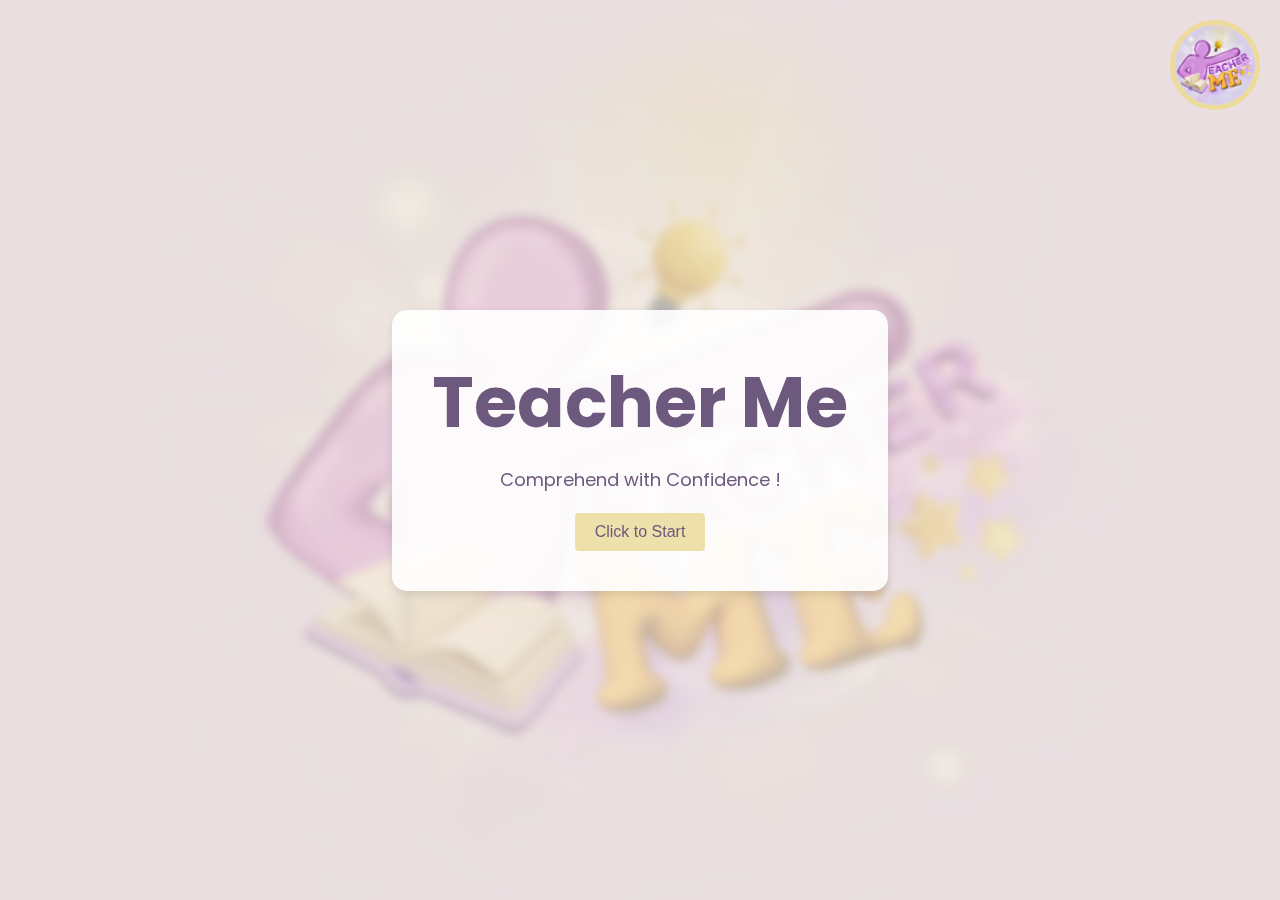
<file: index.html>
<!DOCTYPE html>
<html lang="en">
<head>
  <meta charset="UTF-8">
  <meta name="viewport" content="width=device-width, initial-scale=1.0">
  <title>Teacher Me</title>
  <link rel="stylesheet" href="styles.css">
  <link href="https://fonts.googleapis.com/css2?family=Poppins:wght@400;600&display=swap" rel="stylesheet">
</head>
<body>
  <!-- Homepage -->
  <div class="homepage">
    <div class="logo">
      <img src="logo2.jpg" alt="Teacher Me Logo">
    </div>
    <div class="content">
      <h1 style="color: #6c597d; font-size: 70px; text-align:center;">Teacher Me</h1>
      <p class="tagline" style="text-align: center;">Comprehend with Confidence !</p>
      <button onclick="location.href='info.html'" style="text-align: center;">Click to Start</button>
    </div>
  </div>
</body>
</html>
</file>
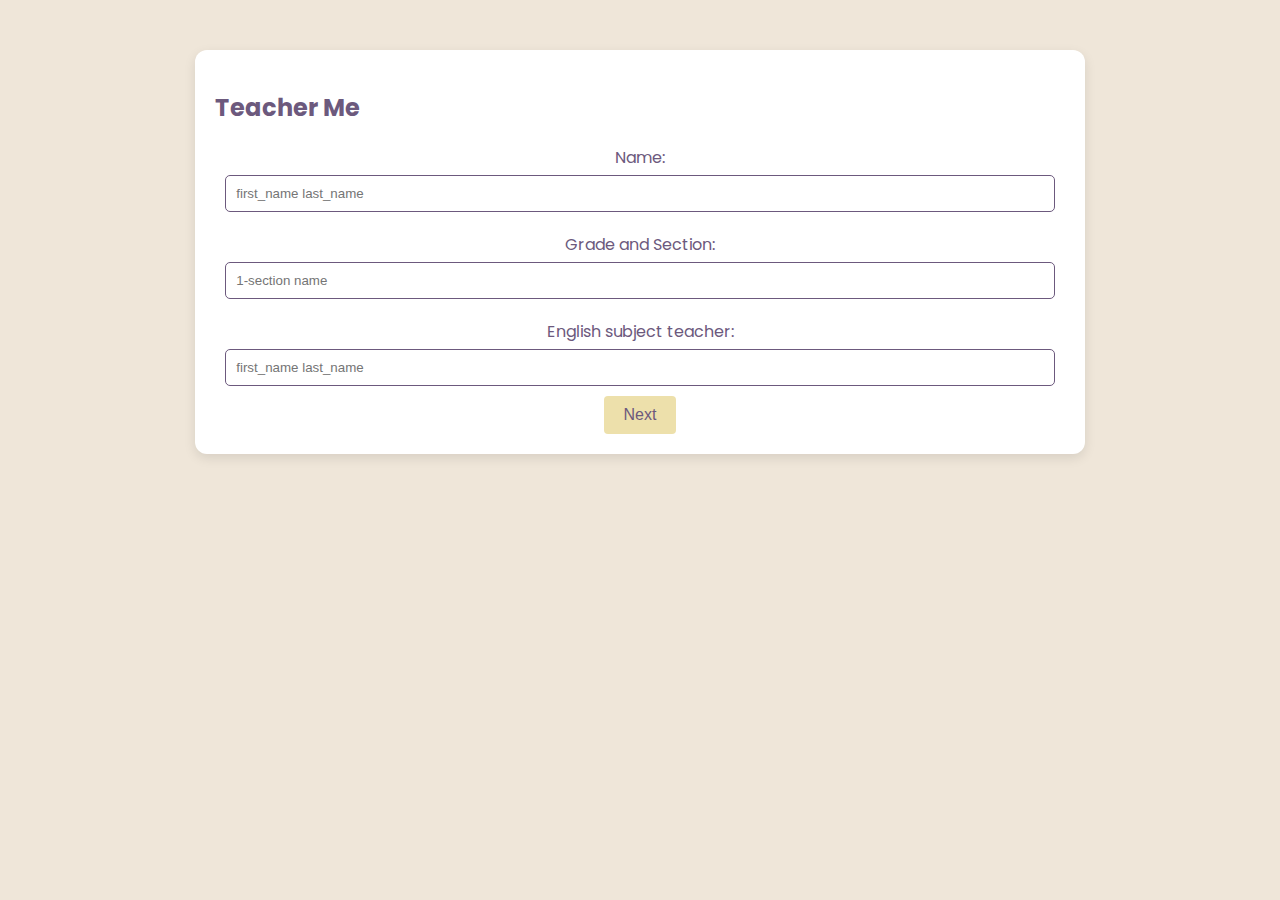
<file: info.html>
<!DOCTYPE html>
<html lang="en">

<head>
    <meta charset="UTF-8">
    <meta name="viewport" content="width=device-width, initial-scale=1.0">
    <title>Teacher Me - Test</title>
    <link rel="stylesheet" href="styles.css">
    <link href="https://fonts.googleapis.com/css2?family=Poppins:wght@400;600&display=swap" rel="stylesheet">
</head>

<body>
    <div class="container">
        <h2 style="text-align: left;">Teacher Me</h2>
        <form id="studentForm">
            <label for="name">Name:</label>
            <input type="text" id="name" name="name" required placeholder="first_name last_name">
            <label for="grade">Grade and Section:</label>
            <input type="text" id="grade" name="grade" required placeholder="1-section name">
            <label for="teacher">English subject teacher:</label>
            <input type="text" id="teacher" name="teacher" required  placeholder="first_name last_name">

            <!-- Error Message -->
            <p class="error-message" id="error-message">Please fill out all fields before proceeding.</p>
            <!-- Next Button -->
            <button type="button" onclick="validateAndProceed()">Next</button>
            </form>
            </div>
            
            <script>
                // Function to validate and proceed
                function validateAndProceed() {
                    const name = document.getElementById("name").value.trim();
                    const grade = document.getElementById("grade").value.trim();
                    const teacher = document.getElementById("teacher").value.trim();

                    // Check if all fields are filled
                    if (name === "" || grade === "" || teacher === "") {
                        // Show error message
                        document.getElementById("error-message").style.display = "block";
                    } else {
                        // Save information to localStorage (optional)
                        localStorage.setItem("studentName", name);
                        localStorage.setItem("studentGrade", grade);
                        localStorage.setItem("studentTeacher", teacher);

                        // Redirect to the next page
                        window.location.href = "questions1.html"}
                    }
            </script>
            </body>
            </html>
</file>
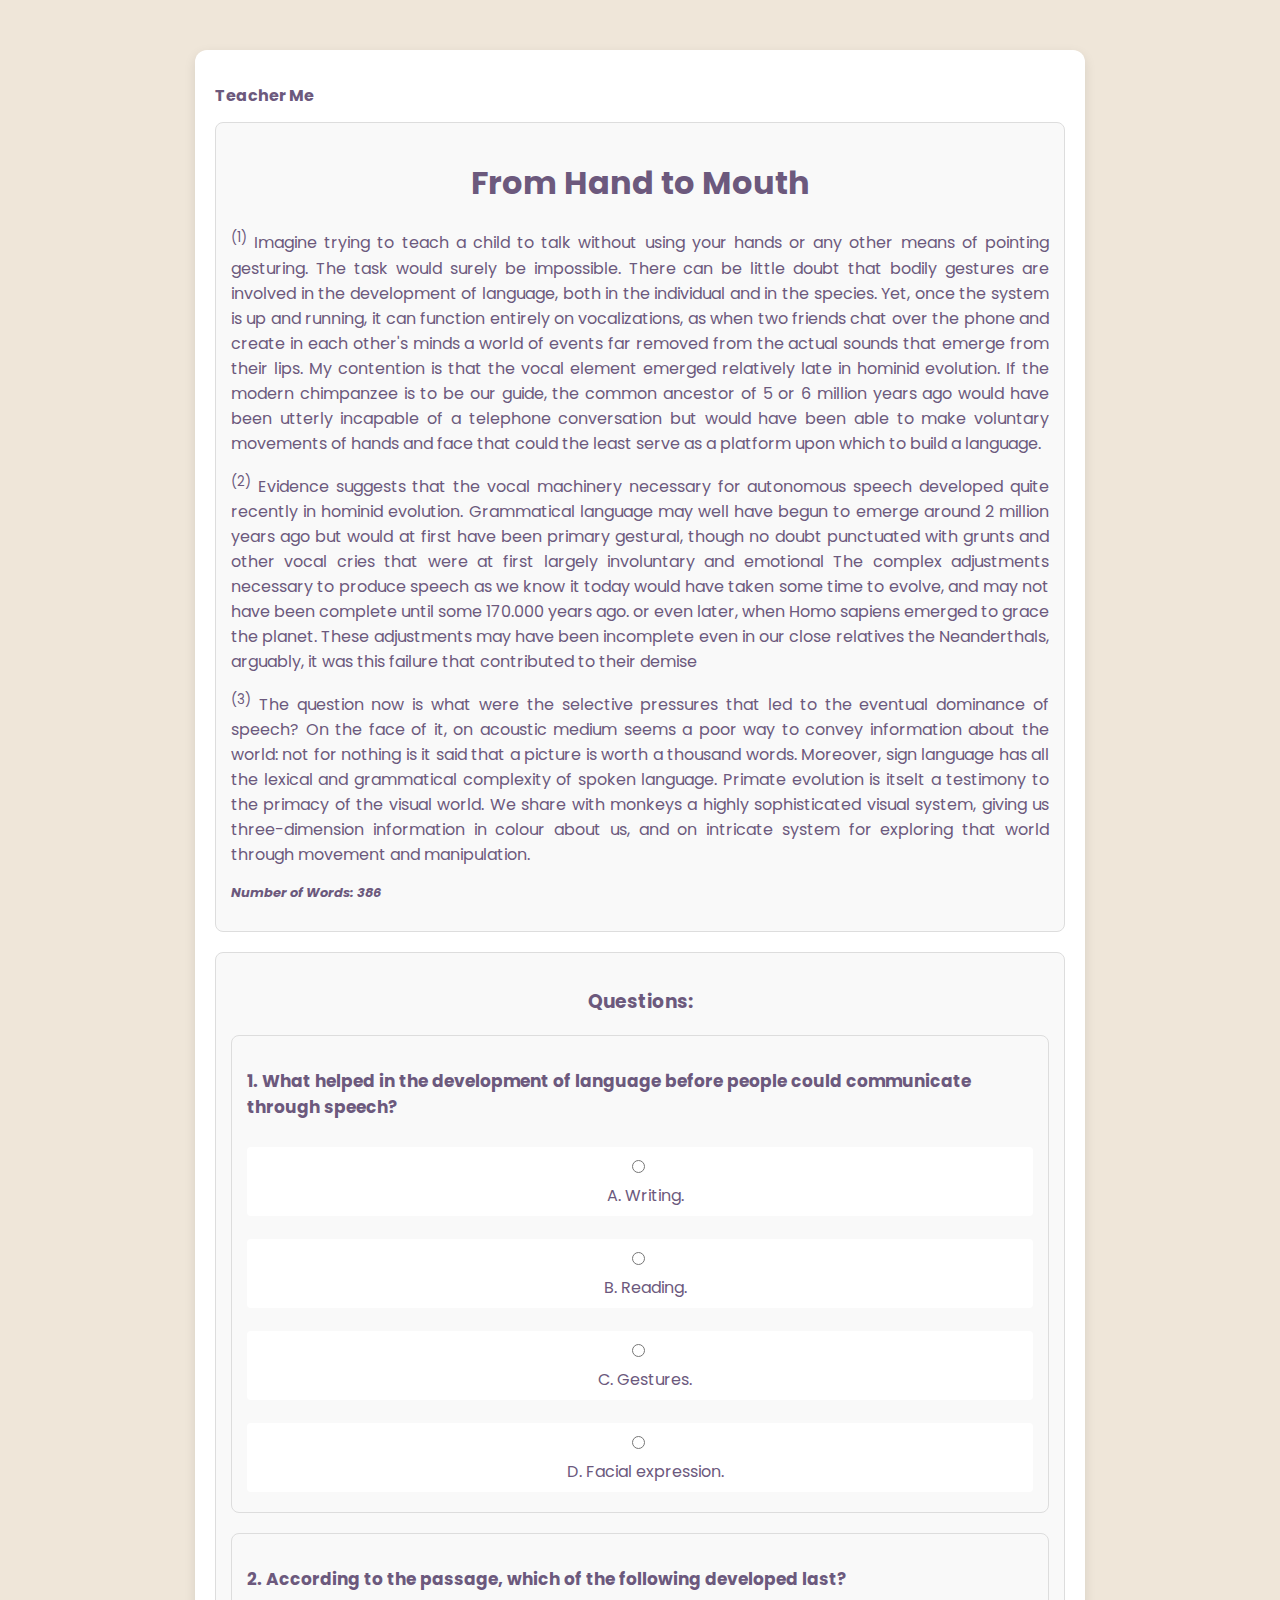
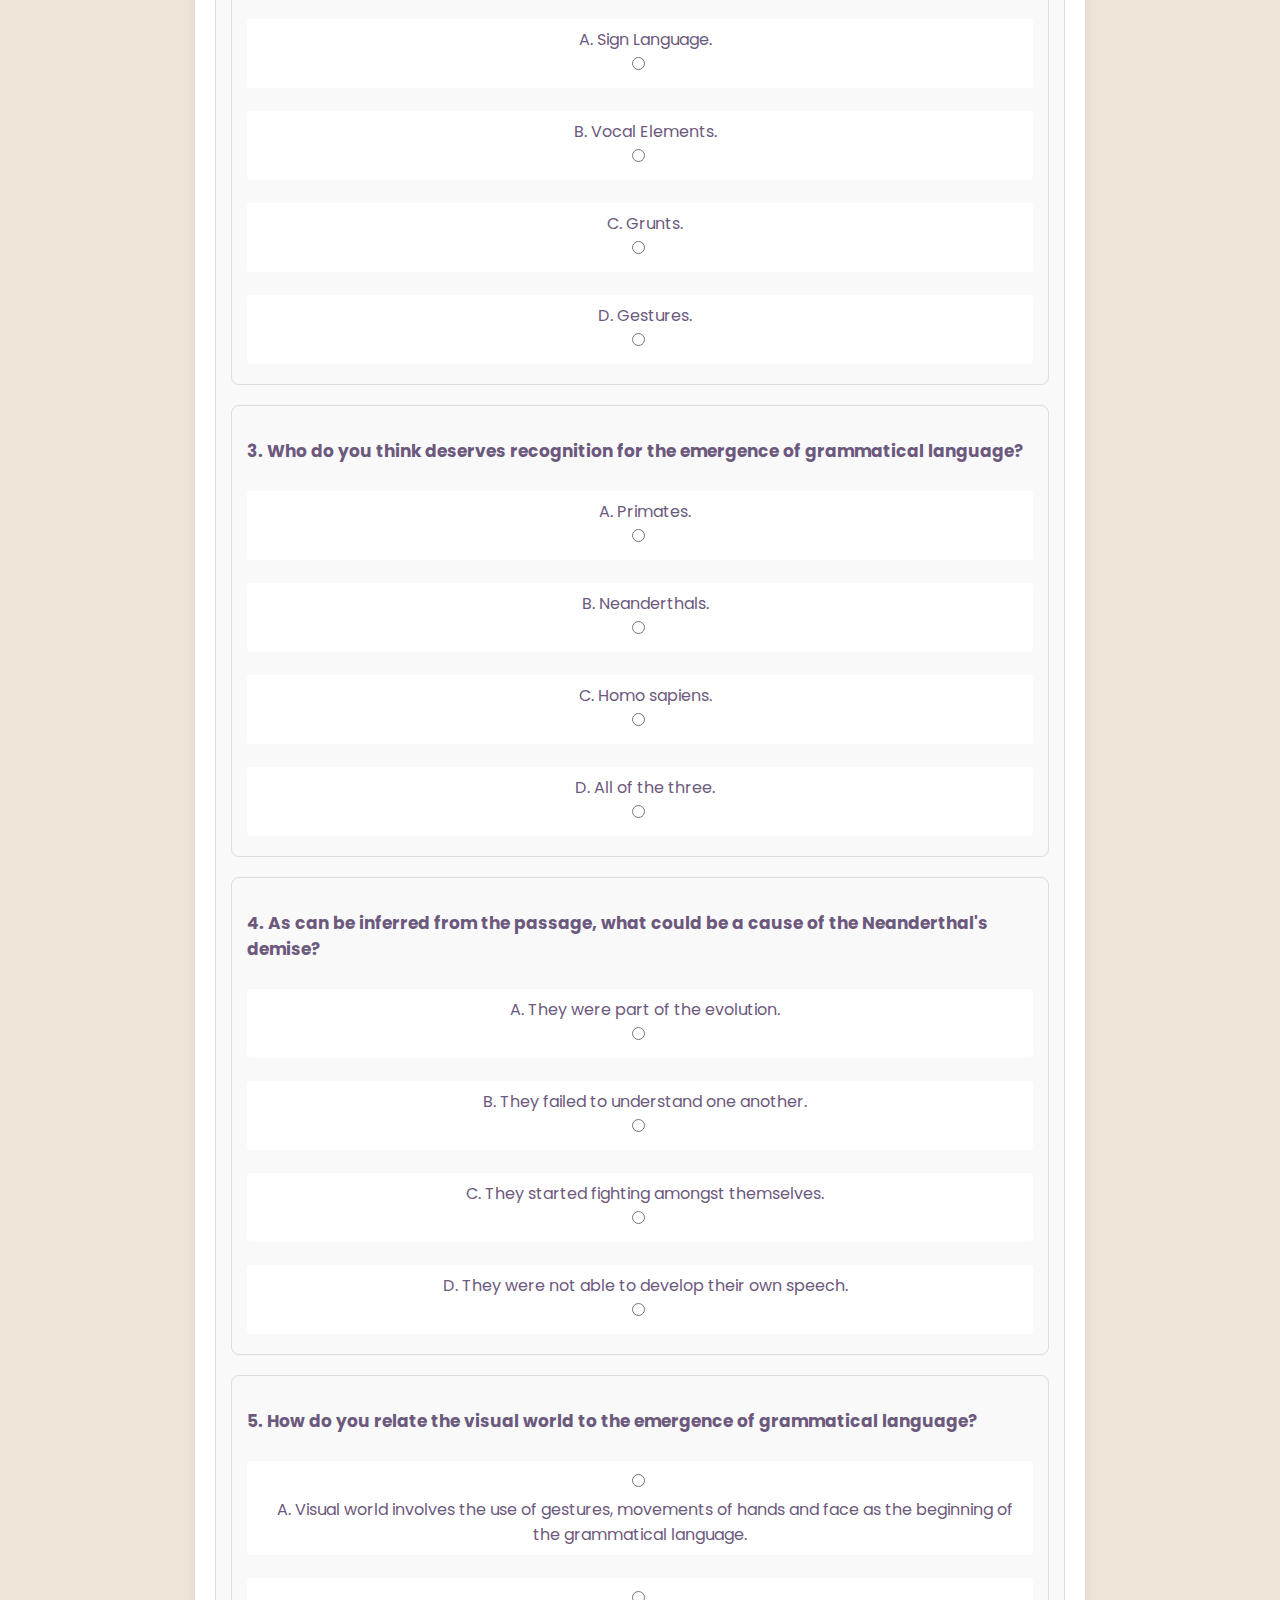
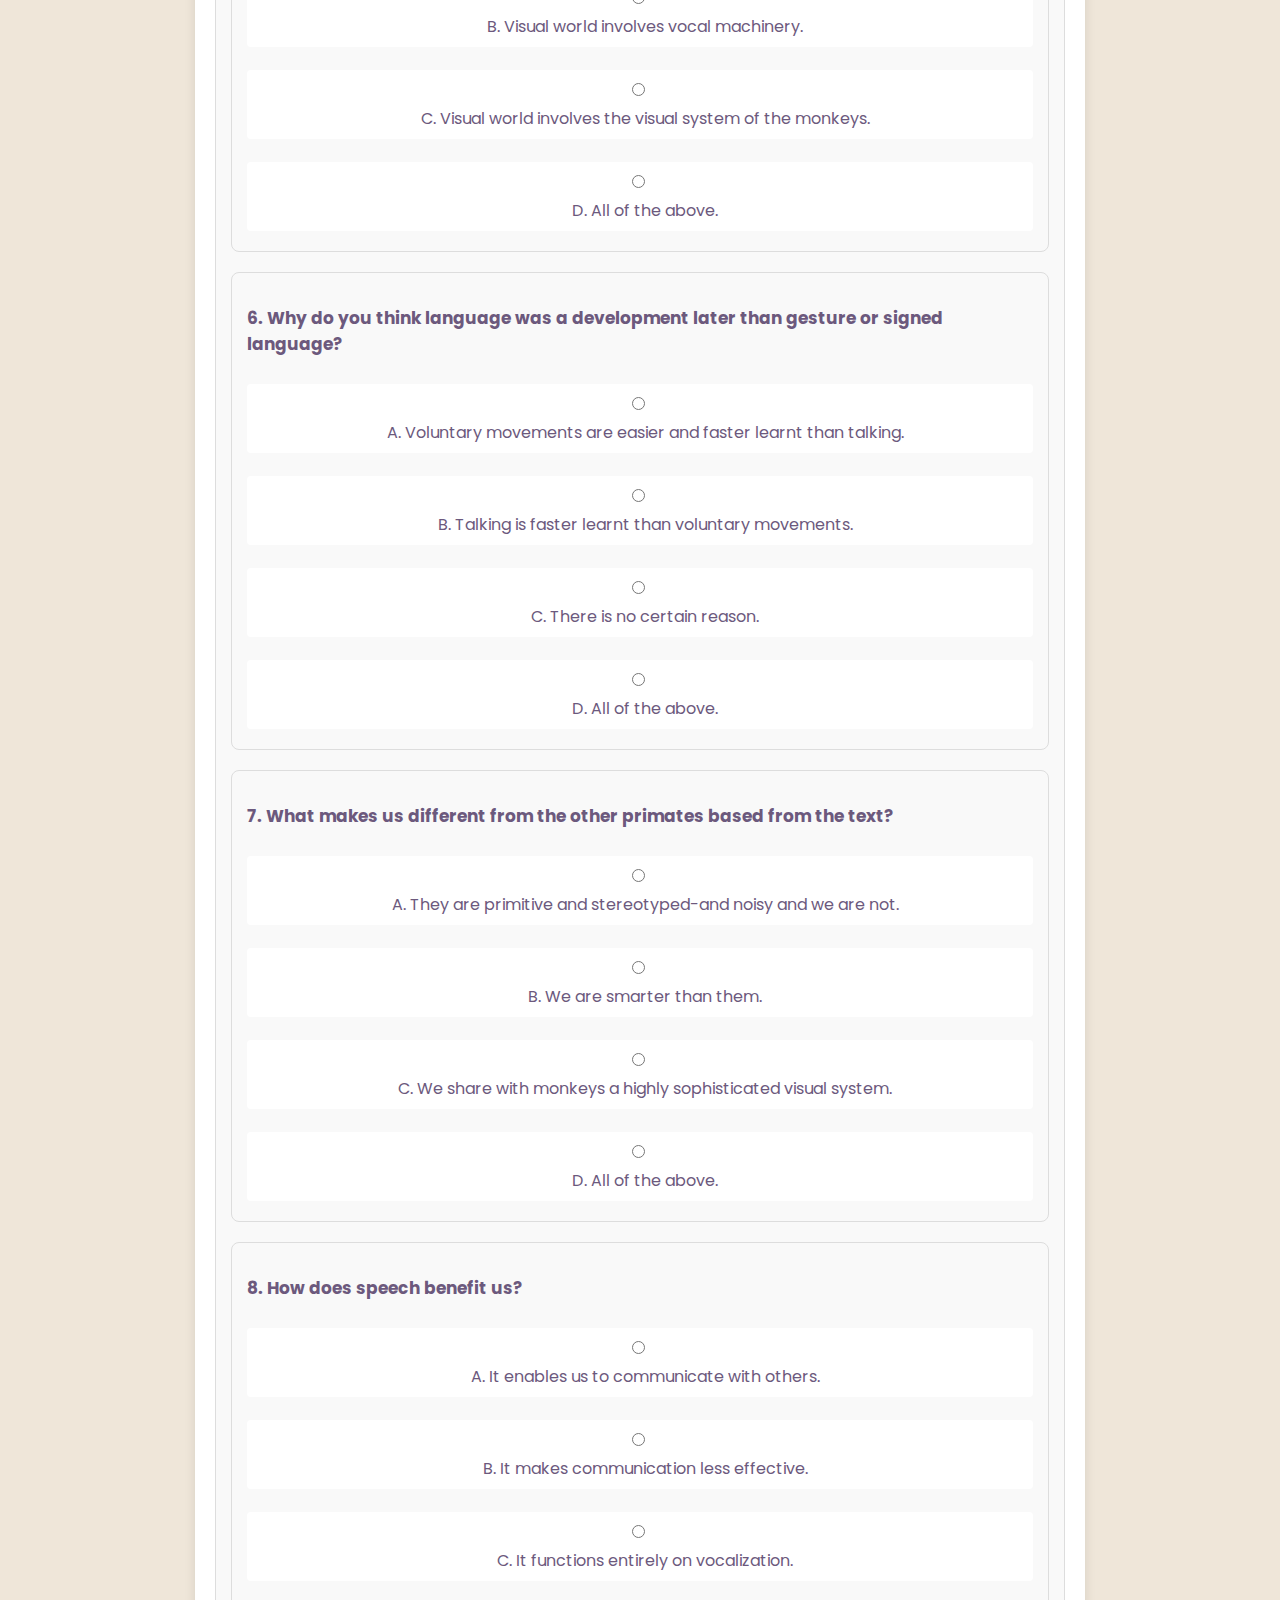
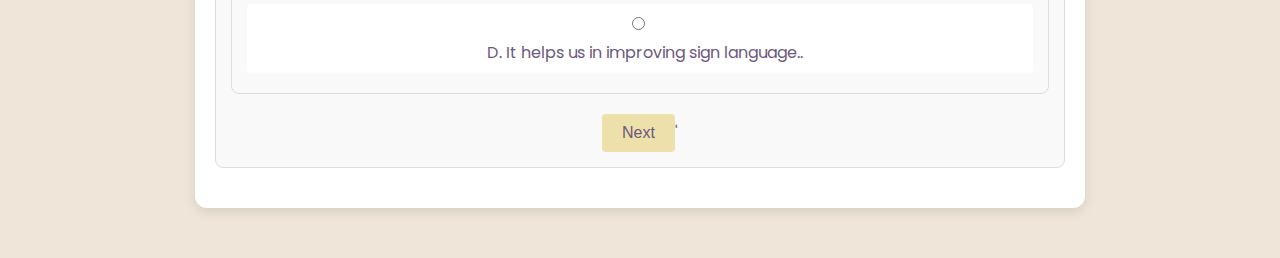
<file: questions1.html>
<!DOCTYPE html>
<html lang="en">

<head>
    <meta charset="UTF-8">
    <meta name="viewport" content="width=device-width, initial-scale=1.0">
    <title>Teacher Me - Questions</title>
    <link rel="stylesheet" href="styles.css">
    <link href="https://fonts.googleapis.com/css2?family=Poppins:wght@400;600&display=swap" rel="stylesheet">
    <style>
        
        /* Your CSS Styles */
        .error-message {
            color: #ff0000;
            font-size: 14px;
            margin-top: 10px;
            display: none;
        }

        .unanswered {
            border: 2px solid #ff0000;
            /* Red border for unanswered questions */
            padding: 10px;
            border-radius: 4px;
        }

        button {
            padding: 10px 20px;
            background-color: #ede0ab;
            color: #6C597D;
            border: none;
            border-radius: 4px;
            font-size: 16px;
            cursor: pointer;
        }

        button:disabled {
            background-color: #ccc;
            cursor: not-allowed;
        }
    </style>
</head>

<body>
    <div class="container">
        <h2 style="font-size:medium; font-family: 'Poppins', sans-serif; text-align:left;">Teacher Me</h2>
        <div class="passage">
            <h1 style="text-align: center;">From Hand to Mouth</h1>
            <p style="text-align: justify;">
                <sup style="font-family: 'Poppins', sans-serif;" >(1)</sup> Imagine trying to teach a child to talk without using your hands or any other means of
                pointing gesturing. The task
                would surely be impossible. There can be little doubt that bodily gestures are involved in the
                development of language,
                both in the individual and in the species. Yet, once the system is up and running, it can function
                entirely on
                vocalizations, as when two friends chat over the phone and create in each other's minds a world of
                events far removed
                from the actual sounds that emerge from their lips. My contention is that the vocal element emerged
                relatively late in
                hominid evolution. If the modern chimpanzee is to be our guide, the common ancestor of 5 or 6 million
                years ago would
                have been utterly incapable of a telephone conversation but would have been able to make voluntary
                movements of hands
                and face that could the least serve as a platform upon which to build a language.
            </p>
            <p style="text-align: justify;">
                <sup style="font-family: 'Poppins', sans-serif;">(2)</sup> Evidence suggests that the vocal machinery necessary for autonomous speech developed
                quite recently in hominid
                evolution. Grammatical language may well have begun to emerge around 2 million years ago but would at
                first have
                been primary gestural, though no doubt punctuated with grunts and other vocal cries that were at first
                largely
                involuntary and emotional The complex adjustments necessary to produce speech as we know it today would
                have taken some time to
                evolve, and may not have been complete until some 170.000 years ago. or even later, when Homo sapiens
                emerged to
                grace the planet. These adjustments may have been incomplete even in our close relatives the
                Neanderthals, arguably, it
                was this failure that contributed to their demise
            </p>
            <p style="text-align: justify;">
                <sup style>(3)</sup> The question now is what were the selective pressures that led to the eventual
                dominance of speech? On the face of it, on acoustic medium seems a poor way to convey information about
                the world: not for nothing is it said that a
                picture is worth a thousand words. Moreover, sign language has all the lexical and grammatical
                complexity of spoken
                language. Primate evolution is itselt a testimony to the primacy of the visual world. We share with
                monkeys a highly
                sophisticated visual system, giving us three-dimension information in colour about us, and on intricate
                system for exploring that
                world through movement and manipulation.
            </p>
            <p style="font-size: small; text-align: left;"><b><i>Number of Words: 386 </i></b></p>
        </div>

        <div class="questions">
            <h3>Questions:</h3>
            <form id="testForm">
                <!-- Question 1 -->
                <div class="question-container" id="q1-container">
                    <div class="question">
                        <p>1. What helped in the development of language before people could communicate through speech?
                        </p>
                    </div>
                    <div class="options">
                        <label class="option">
                            <input type="radio" name="q1" value="A">
                            <span class="option-text">A. Writing.</span>
                        </label>
                        <label class="option">
                            <input type="radio" name="q1" value="B">
                            <span class="option-text">B. Reading.</span>
                        </label>
                        <label class="option">
                            <input type="radio" name="q1" value="C">
                            <span class="option-text">C. Gestures.</span>
                        </label>
                        <label class="option">
                            <input type="radio" name="q1" value="D">
                            <span class="option-text">D. Facial expression.</span>
                        </label>
                    </div>
                </div>

                <!-- Repeat for other questions (Q2 to Q8) -->
                <!-- Question 2 -->
                <div class="question-container" id="q2-container">
                    <div class="question">
                        <p> 2. According to the passage, which of the following developed last?</p>
                    </div>
                    <div class="options">
                        <label class="option">
                            <span class="option-text">A. Sign Language.</span>
                            <input type="radio" name="q2" value="A">
                
                        </label>
                        <label class="option">
                            <span class="option-text">B. Vocal Elements.</span>
                            <input type="radio" name="q2" value="B">
                
                        </label>
                        <label class="option">
                            <span class="option-text">C. Grunts.</span>
                            <input type="radio" name="q2" value="C">
                
                        </label>
                        <label class="option">
                            <span class="option-text">D. Gestures.</span>
                            <input type="radio" name="q2" value="D">
                
                        </label>
                    </div>
                </div>

                <!-- Question 3 -->
                <div class="question-container" id="q3-container">
                    <div class="question">
                        <p>3. Who do you think deserves recognition for the emergence of grammatical language?</p>
                    </div>
                    <div class="options">
                        <label class="option">
                            <span class="option-text">A. Primates.</span>
                            <input type="radio" name="q3" value="A">
                
                        </label>
                        <label class="option">
                            <span class="option-text">B. Neanderthals.</span>
                            <input type="radio" name="q3" value="B">
                
                        </label>
                        <label class="option">
                            <span class="option-text">C. Homo sapiens.</span>
                            <input type="radio" name="q3" value="C">
                
                        </label>
                        <label class="option">
                            <span class="option-text">D. All of the three.</span>
                            <input type="radio" name="q3" value="D">
                
                        </label>
                    </div>
                </div>

                <!-- Question 4 -->
                <div class="question-container" id="q4-container">
                    <div class="question">
                        <p>4. As can be inferred from the passage, what could be a cause of the Neanderthal's demise?</p>
                    </div>
                    <div class="options">
                        <label class="option">
                            <span class="option-text">A. They were part of the evolution.</span>
                            <input type="radio" name="q4" value="A">
                
                        </label>
                        <label class="option">
                            <span class="option-text">B. They failed to understand one another.</span>
                            <input type="radio" name="q4" value="B">
                
                        </label>
                        <label class="option">
                            <span class="option-text">C. They started fighting amongst themselves.</span>
                            <input type="radio" name="q4" value="C">
                
                        </label>
                        <label class="option">
                            <span class="option-text">D. They were not able to develop their own speech.</span>
                            <input type="radio" name="q4" value="D">
                
                        </label>
                    </div>
                </div>

                <!-- Question 5 -->
                <div class="question-container" id="q5-container">
                    <div class="question">
                        <p>5. How do you relate the visual world to the emergence of grammatical language?</p>
                    </div>
                    <div class="options">
                        <label class="option">
                            <input type="radio" name="q5" value="A">
                            <span class="option-text">A. Visual world involves the use of gestures, movements of hands and face as the
                                beginning of the grammatical language.</span>
                        </label>
                        <label class="option">
                            <input type="radio" name="q5" value="B">
                            <span class="option-text">B. Visual world involves vocal machinery.</span>
                        </label>
                        <label class="option">
                            <input type="radio" name="q5" value="C">
                            <span class="option-text">C. Visual world involves the visual system of the monkeys.</span>
                        </label>
                        <label class="option">
                            <input type="radio" name="q5" value="D">
                            <span class="option-text">D. All of the above.</span>
                        </label>
                    </div>
                </div>

                <!-- Question 6 -->
                <div class="question-container" id="q6-container">
                    <div class="question">
                        <p>6. Why do you think language was a development later than gesture or signed language?</p>
                    </div>
                    <div class="options">
                        <label class="option">
                            <input type="radio" name="q6" value="A">
                            <span class="option-text">A. Voluntary movements are easier and faster learnt than talking.</span>
                        </label>
                        <label class="option">
                            <input type="radio" name="q6" value="B">
                            <span class="option-text">B. Talking is faster learnt than voluntary movements.</span>
                        </label>
                        <label class="option">
                            <input type="radio" name="q6" value="C">
                            <span class="option-text">C. There is no certain reason.</span>
                        </label>
                        <label class="option">
                            <input type="radio" name="q6" value="D">
                            <span class="option-text">D. All of the above.</span>
                        </label>
                    </div>
                </div>

                <!-- Question 7 -->
                <div class="question-container" id="q7-container">
                    <div class="question">
                        <p>7. What makes us different from the other primates based from the text?</p>
                    </div>
                    <div class="options">
                        <label class="option">
                            <input type="radio" name="q7" value="A">
                            <span class="option-text">A. They are primitive and stereotyped-and noisy and we are not.</span>
                        </label>
                        <label class="option">
                            <input type="radio" name="q7" value="B">
                            <span class="option-text">B. We are smarter than them.</span>
                        </label>
                        <label class="option">
                            <input type="radio" name="q7" value="C">
                            <span class="option-text">C. We share with monkeys a highly sophisticated visual system.</span>
                        </label>
                        <label class="option">
                            <input type="radio" name="q7" value="D">
                            <span class="option-text">D. All of the above.</span>
                        </label>
                    </div>
                </div>

                <!-- Question 8 -->
                <div class="question-container" id="q8-container">
                    <div class="question">
                        <p>8. How does speech benefit us?</p>
                    </div>
                    <div class="options">
                        <label class="option">
                            <input type="radio" name="q8" value="A">
                            <span class="option-text">A. It enables us to communicate with others.</span>
                        </label>
                        <label class="option">
                            <input type="radio" name="q8" value="B">
                            <span class="option-text">B. It makes communication less effective.</span>
                        </label>
                        <label class="option">
                            <input type="radio" name="q8" value="C">
                            <span class="option-text">C. It functions entirely on vocalization.</span>
                        </label>
                        <label class="option">
                            <input type="radio" name="q8" value="D">
                            <span class="option-text">D. It helps us in improving sign language..</span>
                        </label>
                    </div>
                </div>


        <!-- Next Button -->  
                <button type="button" onclick="validateAndProceed()">Next</button>'
            </form>
        </div>

        <!-- Error Message -->
        <p class="error-message" id="error-message">Please answer all questions before proceeding.</p>
    </div>

    <script>
        // Function to validate and proceed
        function validateAndProceed() {
            const questionContainers = document.querySelectorAll('.question-container');
            let allAnswered = true;

            // Reset all borders and error message
            questionContainers.forEach(container => {
                container.classList.remove('unanswered');
            });
            document.getElementById("error-message").style.display = "none";

            // Check if all questions are answered
            questionContainers.forEach(container => {
                const questionName = container.id.replace("-container", ""); // e.g., "q1"
                const selectedAnswer = document.querySelector(`input[name="${questionName}"]:checked`);
                if (!selectedAnswer) {
                    allAnswered = false;
                    container.classList.add('unanswered'); // Highlight unanswered question
                }
            });
            if (allAnswered) {


                // Save answers to localStorage
                questionContainers.forEach(container => {
                    const questionName = container.id.replace("-container", "");
                    const selectedAnswer = document.querySelector(`input[name="${questionName}"]:checked`).value;
                    localStorage.setItem(questionName, selectedAnswer);
                });

                // Redirect to the next page
                window.location.href = "questions2.html"; // Update to the next page
            } else {
                // Show error message
                document.getElementById("error-message").style.display = "block";
            }
        }



        




        // Save answers to localStorage when a radio button is selected
        document.querySelectorAll('input[type="radio"]').forEach((radio) => {
            radio.addEventListener("change", (event) => {
                const questionName = event.target.name; // e.g., "q1", "q2"
                const selectedAnswer = event.target.value; // e.g., "A", "B"
                localStorage.setItem(questionName, selectedAnswer);
            });
        });

        // Load saved answers when the page loads
        window.addEventListener("load", () => {
            document.querySelectorAll('input[type="radio"]').forEach((radio) => {
                const questionName = radio.name;
                const savedAnswer = localStorage.getItem(questionName);
                if (savedAnswer === radio.value) {
                    radio.checked = true; // Restore the selected answer
                }
            });
        });
    </script>
</body>

</html>
</file>
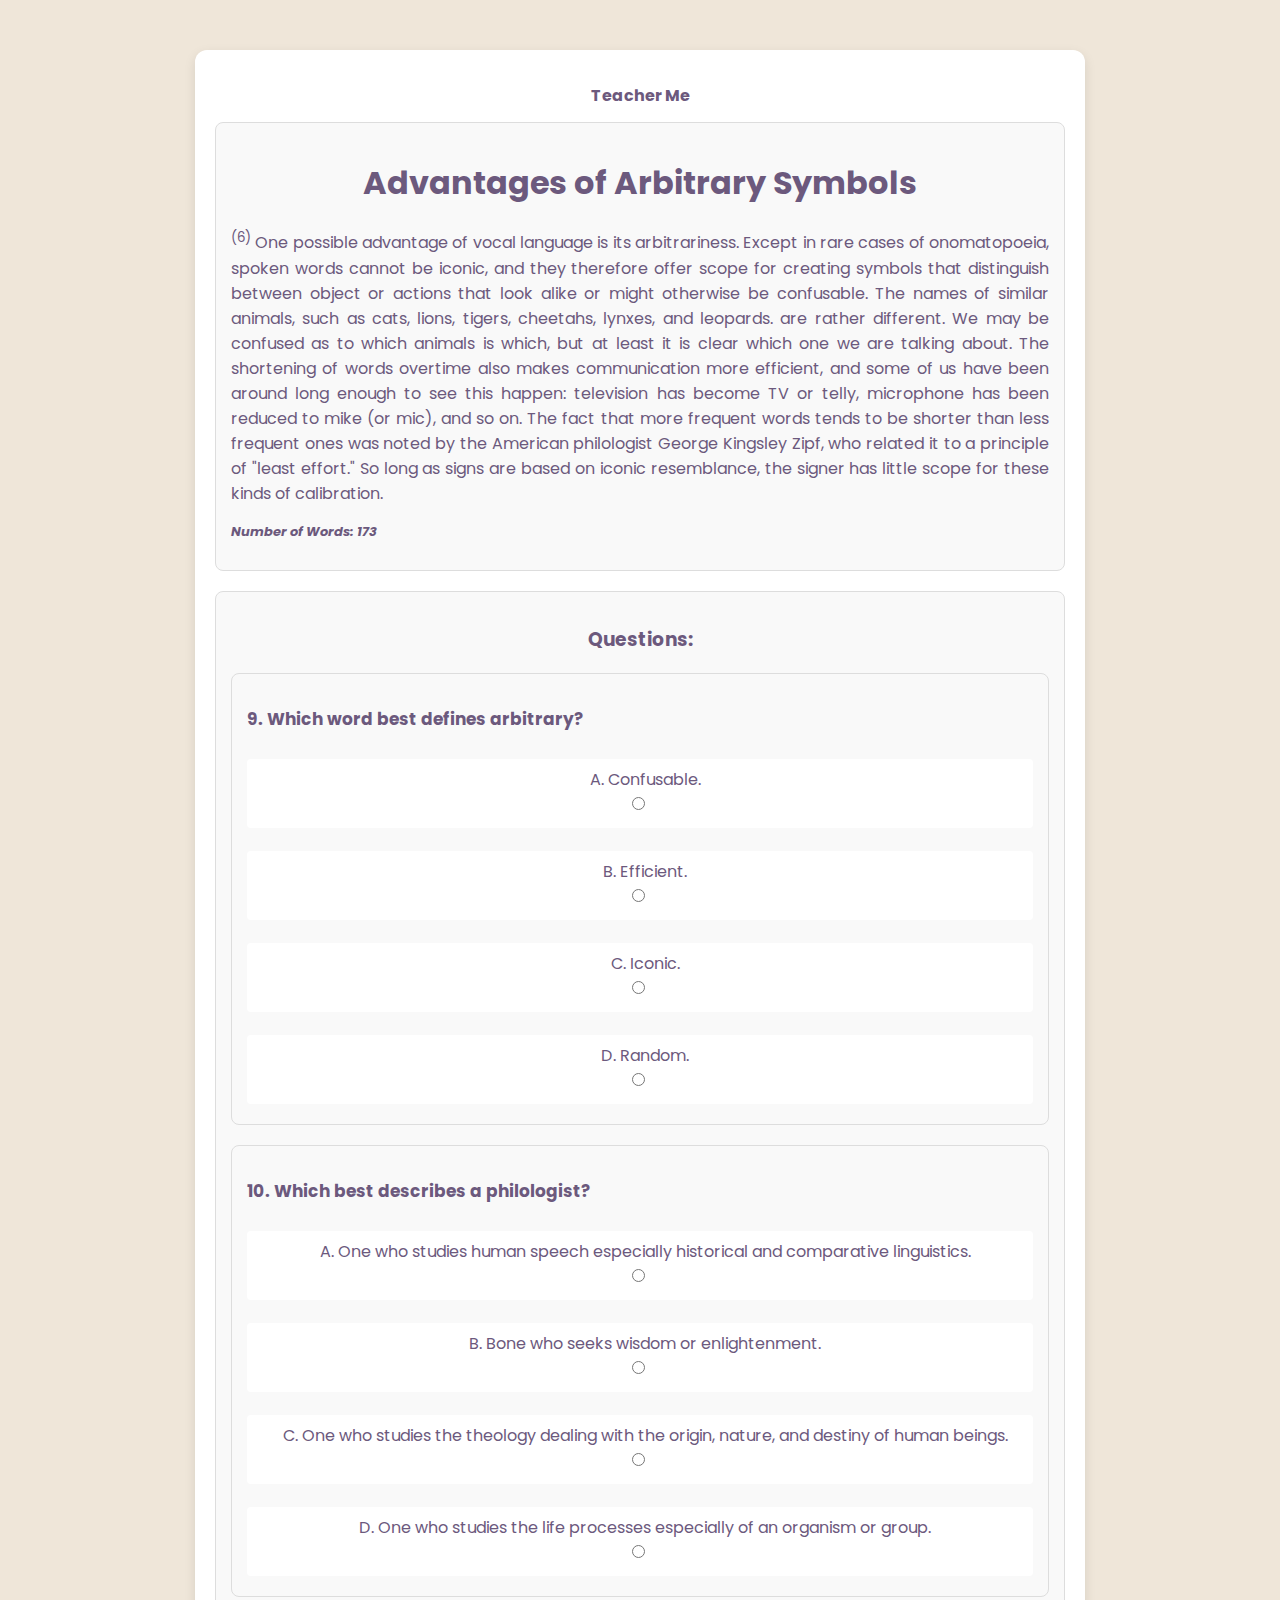
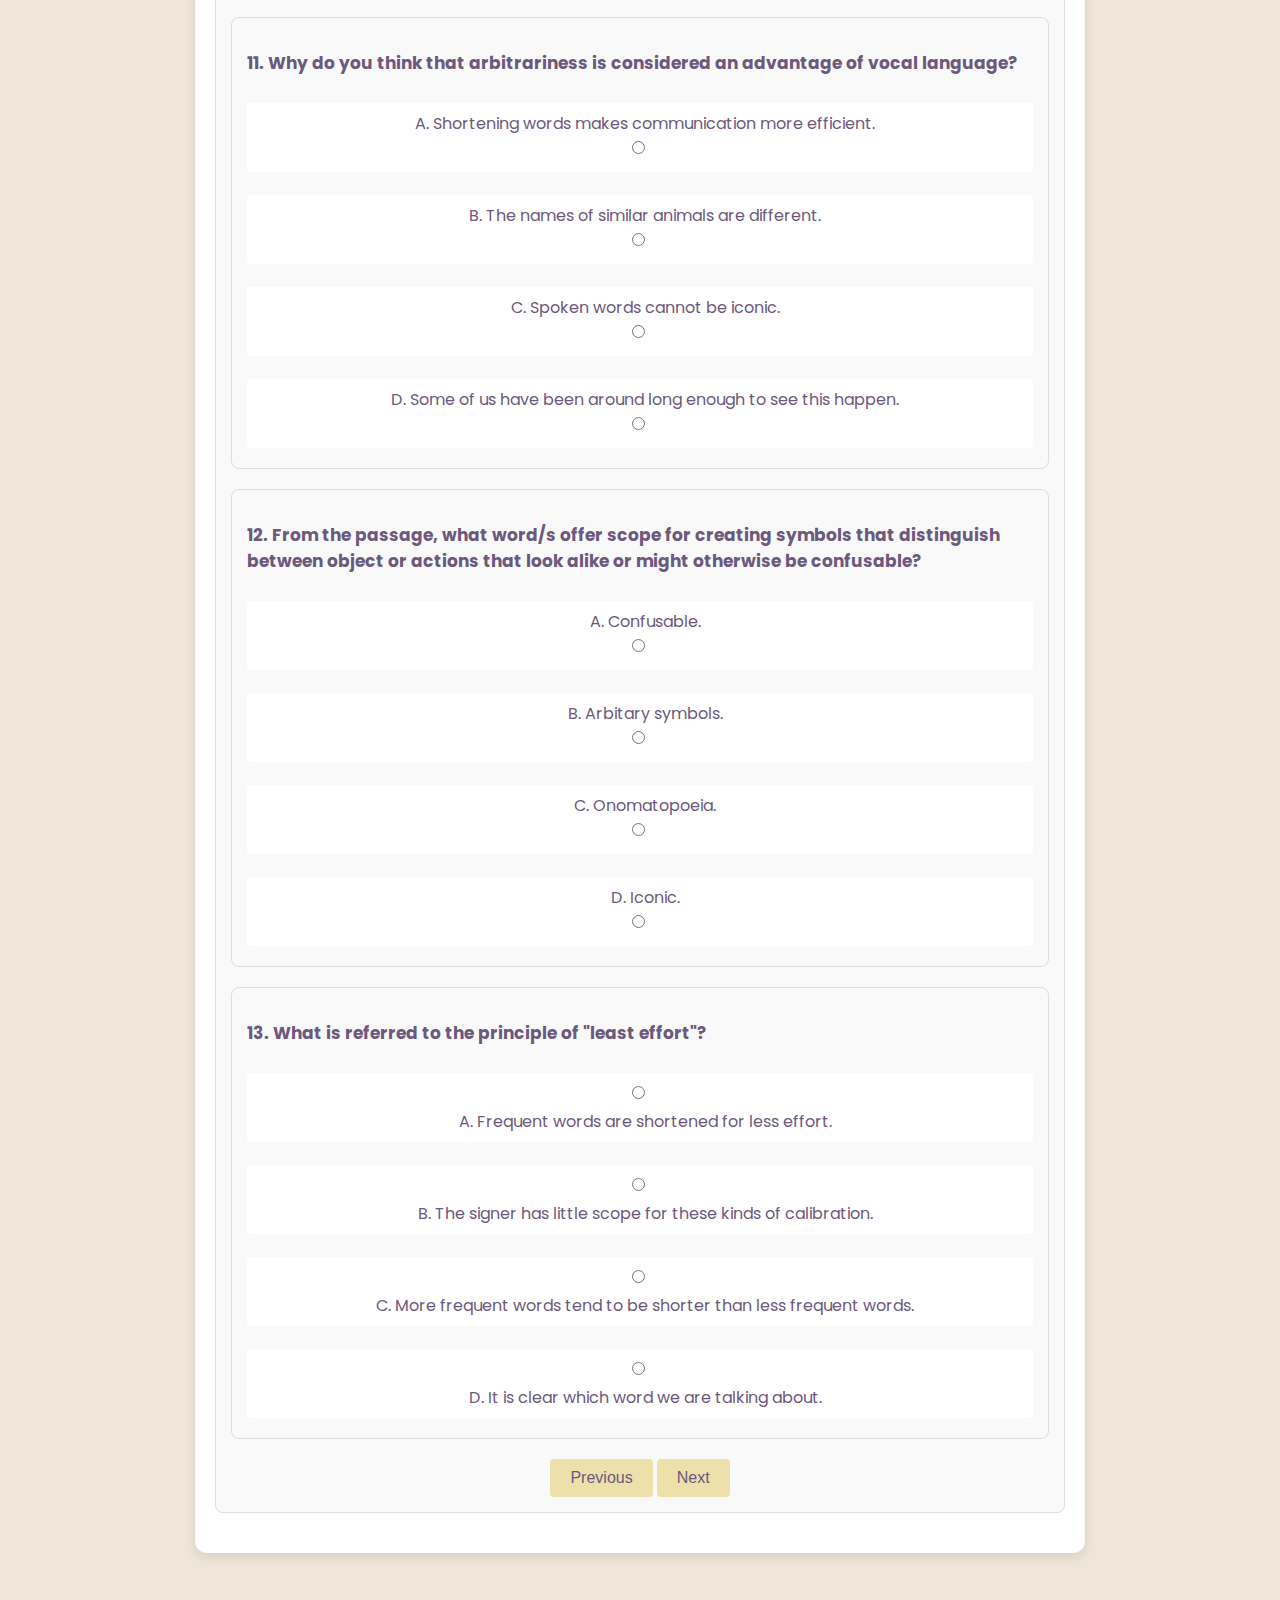
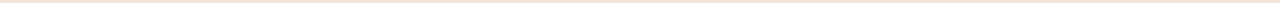
<file: questions2.html>
<!DOCTYPE html>
<html lang="en">

<head>
    <meta charset="UTF-8">
    <meta name="viewport" content="width=device-width, initial-scale=1.0">
    <title>Teacher Me - Questions</title>
    <link rel="stylesheet" href="styles.css">
    <link href="https://fonts.googleapis.com/css2?family=Poppins:wght@400;600&display=swap" rel="stylesheet">
    <style>

        /* Your CSS Styles */
        .error-message {
            color: #ff0000;
            font-size: 14px;
            margin-top: 10px;
            display: none;
        }

        .unanswered {
            border: 2px solid #ff0000;
            /* Red border for unanswered questions */
            padding: 10px;
            border-radius: 4px;
        }

        button {
            padding: 10px 20px;
            background-color: #ede0ab;
            color: #6C597D;
            border: none;
            border-radius: 4px;
            font-size: 16px;
            cursor: pointer;
        }

        button:disabled {
            background-color: #ccc;
            cursor: not-allowed;
        }
    </style>
    </head>

    <body>
        <div class="container">
            <h2 style="font-size:medium;">Teacher Me</h2>
            <div class="passage">
                <h1 style="text-align: center;">Advantages of Arbitrary Symbols</h1>
                <p style="text-align: justify;">
                    <sup>(6)</sup> One possible advantage of vocal language is its arbitrariness. Except in rare cases of
                    onomatopoeia, spoken words
                    cannot be iconic, and they therefore offer scope for creating symbols that distinguish between object or
                    actions that
                    look alike or might otherwise be confusable. The names of similar animals, such as cats, lions, tigers,
                    cheetahs,
                    lynxes, and leopards. are rather different. We may be confused as to which animals is which, but at
                    least it is clear
                    which one we are talking about. The shortening of words overtime also makes communication more
                    efficient, and some of us
                    have been around long enough to see this happen: television has become TV or telly, microphone has been
                    reduced to mike
                    (or mic), and so on. The fact that more frequent words tends to be shorter than less frequent ones was
                    noted by the
                    American philologist George Kingsley Zipf, who related it to a principle of "least effort." So long as
                    signs are based
                    on iconic resemblance, the signer has little scope for these kinds of calibration.
    
                <p style="font-size: small; text-align: left;"><b><i>Number of Words: 173</i></b></p>
            </div>
    
            <div class="questions">
                <h3>Questions:</h3>
                <form id="testForm">
    
                    <!-- Question 9 -->
                    <div class="question-container" id="q9-container">
                        <div class="question">
                            <p>9. Which word best defines arbitrary?
                            </p>
                        </div>
                        <div class="options">
                            <label class="option">
                                <span class="option-text">A. Confusable.</span>
                                <input type="radio" name="q9" value="A">
    
                            </label>
                            <label class="option">
                                <span class="option-text">B. Efficient.</span>
                                <input type="radio" name="q9" value="B">
    
                            </label>
                            <label class="option">
                                <span class="option-text">C. Iconic.</span>
                                <input type="radio" name="q9" value="C">
    
                            </label>
                            <label class="option">
                                <span class="option-text">D. Random.</span>
                                <input type="radio" name="q9" value="D">
    
                            </label>
                        </div>
                    </div>
    
                    <!-- Question 10 -->
                    <div class="question-container" id="q10-container">
                        <div class="question">
                            <p>10. Which best describes a philologist?</p>
                        </div>
                        <div class="options">
                            <label class="option">
                                <span class="option-text">A. One who studies human speech especially historical and
                                    comparative linguistics.</span>
                                <input type="radio" name="q10" value="A">
    
                            </label>
                            <label class="option">
                                <span class="option-text">B. Bone who seeks wisdom or enlightenment.</span>
                                <input type="radio" name="q10" value="B">
    
                            </label>
                            <label class="option">
                                <span class="option-text">C. One who studies the theology dealing with the origin, nature,
                                    and destiny of human beings.</span>
                                <input type="radio" name="q10" value="C">
    
                            </label>
                            <label class="option">
                                <span class="option-text">D. One who studies the life processes especially of an organism or
                                    group.</span>
                                <input type="radio" name="q10" value="D">
    
                            </label>
                        </div>
                    </div>

                    <!-- Question 11 -->
                    <div class="question-container" id="q11-container">
                        <div class="question">
                            <p>11. Why do you think that arbitrariness is considered an advantage of vocal language?</p>
                        </div>
                        <div class="options">
                            <label class="option">
                                <span class="option-text">A. Shortening words makes communication more efficient.</span>
                                <input type="radio" name="q11" value="A">
                    
                            </label>
                            <label class="option">
                                <span class="option-text">B. The names of similar animals are different.</span>
                                <input type="radio" name="q11" value="B">
                    
                            </label>
                            <label class="option">
                                <span class="option-text">C. Spoken words cannot be iconic.</span>
                                <input type="radio" name="q11" value="C">
                    
                            </label>
                            <label class="option">
                                <span class="option-text"> D. Some of us have been around long enough to see this happen.</span>
                                <input type="radio" name="q11" value="D">
                    
                            </label>
                        </div>
                    </div>
                    
                    <!-- Question 12 -->
                    <div class="question-container" id="q12-container">
                        <div class="question">
                            <p>12. From the passage, what word/s offer scope for creating symbols that distinguish between object or actions
                                that look
                                alike or might otherwise be confusable?
                            </p>
                        </div>
                        <div class="options">
                            <label class="option">
                                <span class="option-text">A. Confusable.</span>
                                <input type="radio" name="q12" value="A">
                    
                            </label>
                            <label class="option">
                                <span class="option-text">B. Arbitary symbols.</span>
                                <input type="radio" name="q12" value="B">
                    
                            </label>
                            <label class="option">
                                <span class="option-text">C. Onomatopoeia.</span>
                                <input type="radio" name="q12" value="C">
                    
                            </label>
                            <label class="option">
                                <span class="option-text">D. Iconic.</span>
                                <input type="radio" name="q12" value="D">
                    
                            </label>
                        </div>
                    </div>
                    
                    <!-- Question 13 -->
                    <div class="question-container" id="q13-container">
                        <div class="question">
                            <p>13. What is referred to the principle of "least effort"?</p>
                        </div>
                        <div class="options">
                            <label class="option">
                                <input type="radio" name="q13" value="A">
                                <span class="option-text">A. Frequent words are shortened for less effort.</span>
                            </label>
                            <label class="option">
                                <input type="radio" name="q13" value="B">
                                <span class="option-text">B. The signer has little scope for these kinds of calibration.</span>
                            </label>
                            <label class="option">
                                <input type="radio" name="q13" value="C">
                                <span class="option-text">C. More frequent words tend to be shorter than less frequent words.</span>
                            </label>
                            <label class="option">
                                <input type="radio" name="q13" value="D">
                                <span class="option-text">D. It is clear which word we are talking about.</span>
                            </label>
                        </div>
                    </div>

    <!-- Previous Button -->
    <button type="button" onclick="window.location.href='questions1.html'"> Previous</button>


    <!-- Next Button -->
    <button type="button" onclick="validateAndProceed()">Next</button>
    </form>
    </div>
    
    <!-- Error Message -->
    <p class="error-message" id="error-message">Please answer all questions before proceeding.</p>
    </div>
    
    <script>
        // Function to validate and proceed
        function validateAndProceed() {
            const questionContainers = document.querySelectorAll('.question-container');
            let allAnswered = true;

            // Reset all borders and error message
            questionContainers.forEach(container => {
                container.classList.remove('unanswered');
            });
            document.getElementById("error-message").style.display = "none";

            // Check if all questions are answered
            questionContainers.forEach(container => {
                const questionName = container.id.replace("-container", ""); // e.g., "q1"
                const selectedAnswer = document.querySelector(`input[name="${questionName}"]:checked`);
                if (!selectedAnswer) {
                    allAnswered = false;
                    container.classList.add('unanswered'); // Highlight unanswered question
                }
            });

            if (allAnswered) {
                // Save answers to localStorage
                questionContainers.forEach(container => {
                    const questionName = container.id.replace("-container", "");
                    const selectedAnswer = document.querySelector(`input[name="${questionName}"]:checked`).value;
                    localStorage.setItem(questionName, selectedAnswer);
                });


                // Redirect to the next page
                window.location.href = "questions3.html"; // Update to the next page
            } else {
                // Show error message
                document.getElementById("error-message").style.display = "block";
            }
        }



       


        // Save answers to localStorage when a radio button is selected
        document.querySelectorAll('input[type="radio"]').forEach((radio) => {
            radio.addEventListener("change", (event) => {
                const questionName = event.target.name; // e.g., "q1", "q2"
                const selectedAnswer = event.target.value; // e.g., "A", "B"
                localStorage.setItem(questionName, selectedAnswer);
            });
        });

        // Load saved answers when the page loads
        window.addEventListener("load", () => {
            document.querySelectorAll('input[type="radio"]').forEach((radio) => {
                const questionName = radio.name;
                const savedAnswer = localStorage.getItem(questionName);
                if (savedAnswer === radio.value) {
                    radio.checked = true; // Restore the selected answer
                }
            });
        });
    </script>
    </body>
    
    </html>
</file>
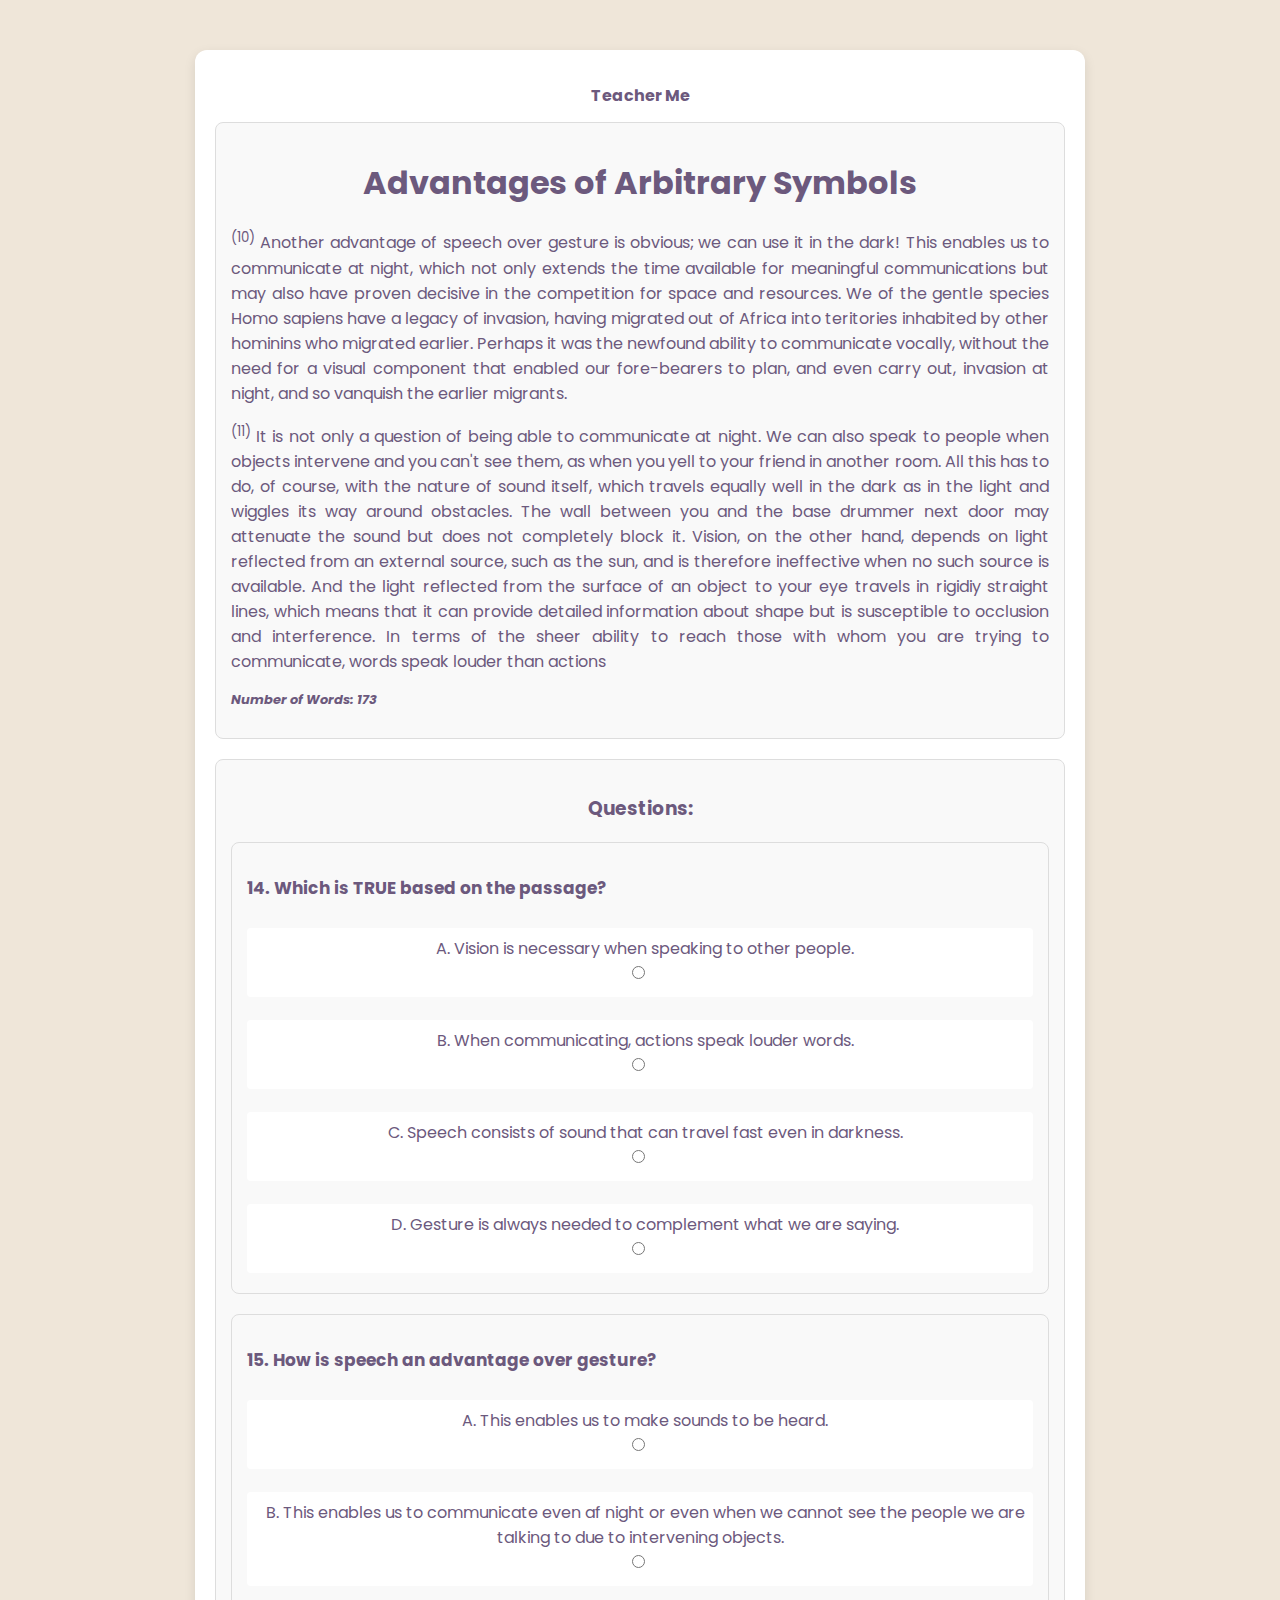
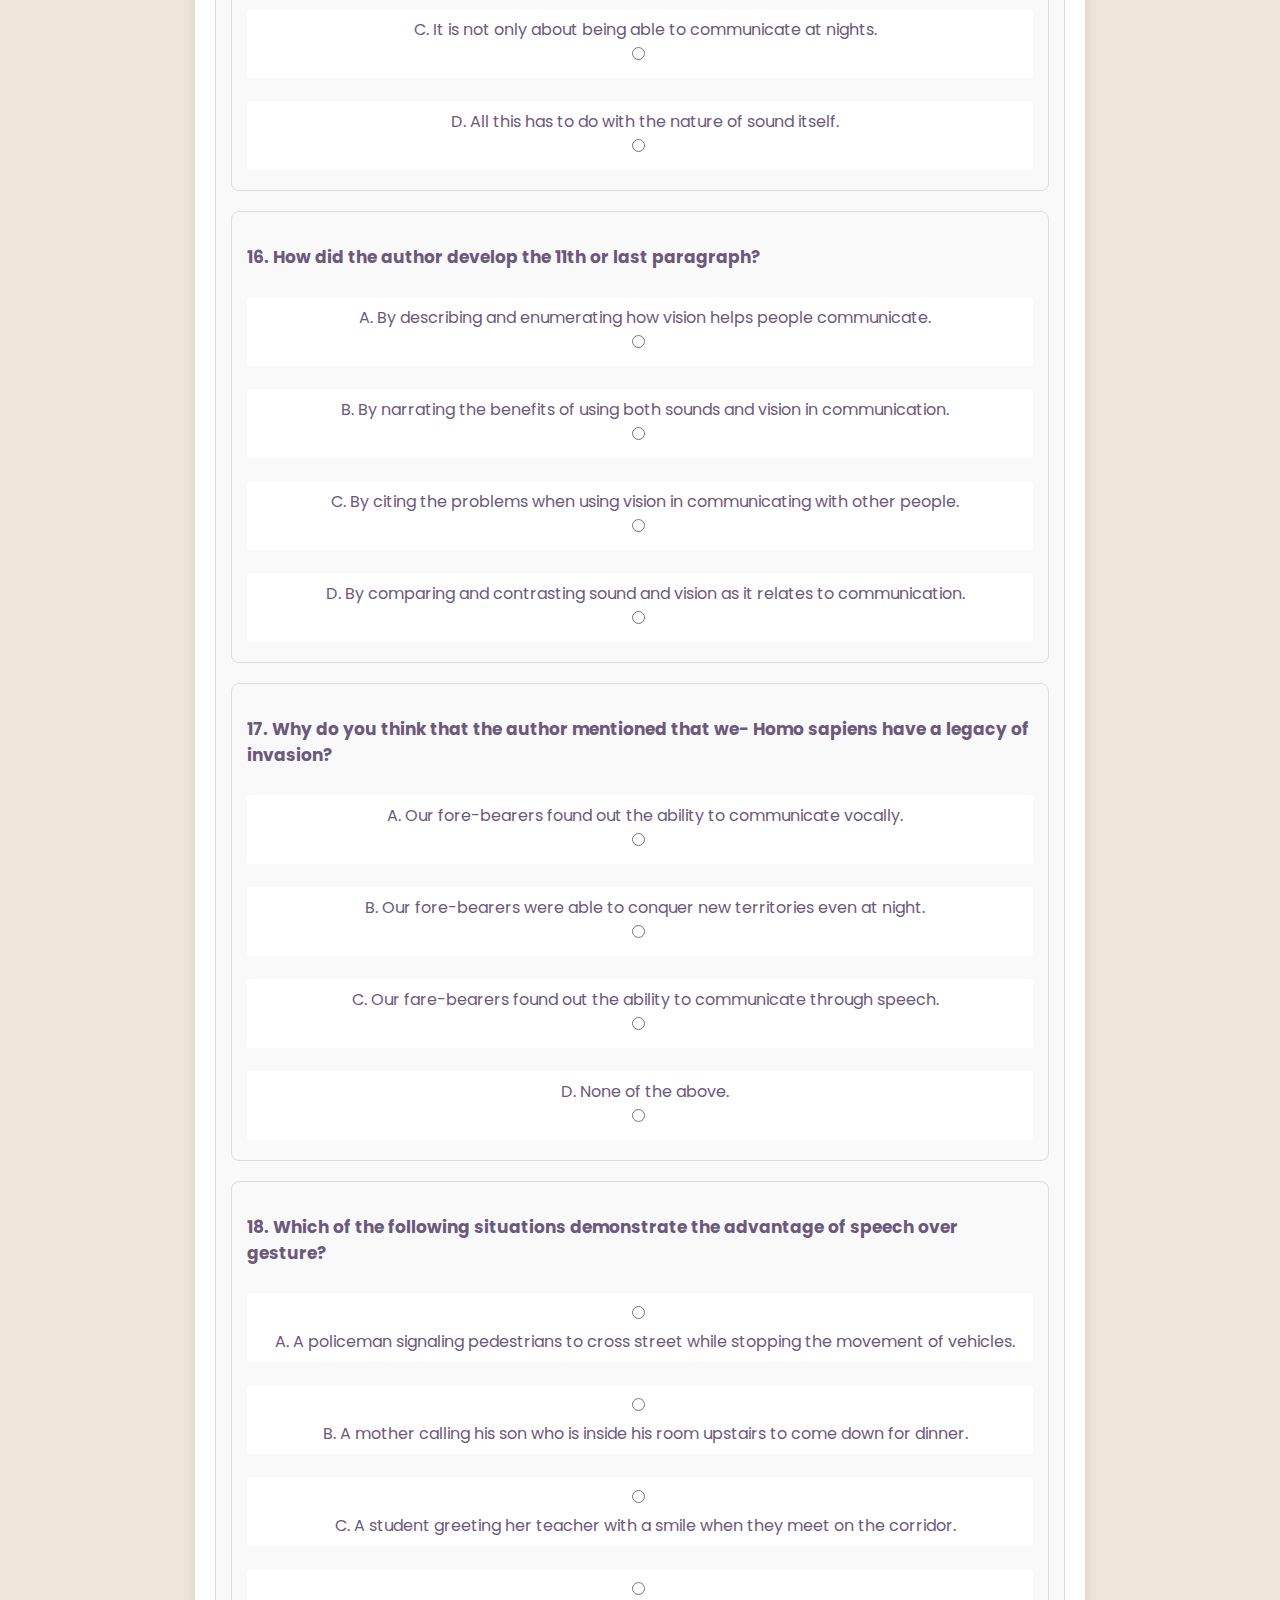
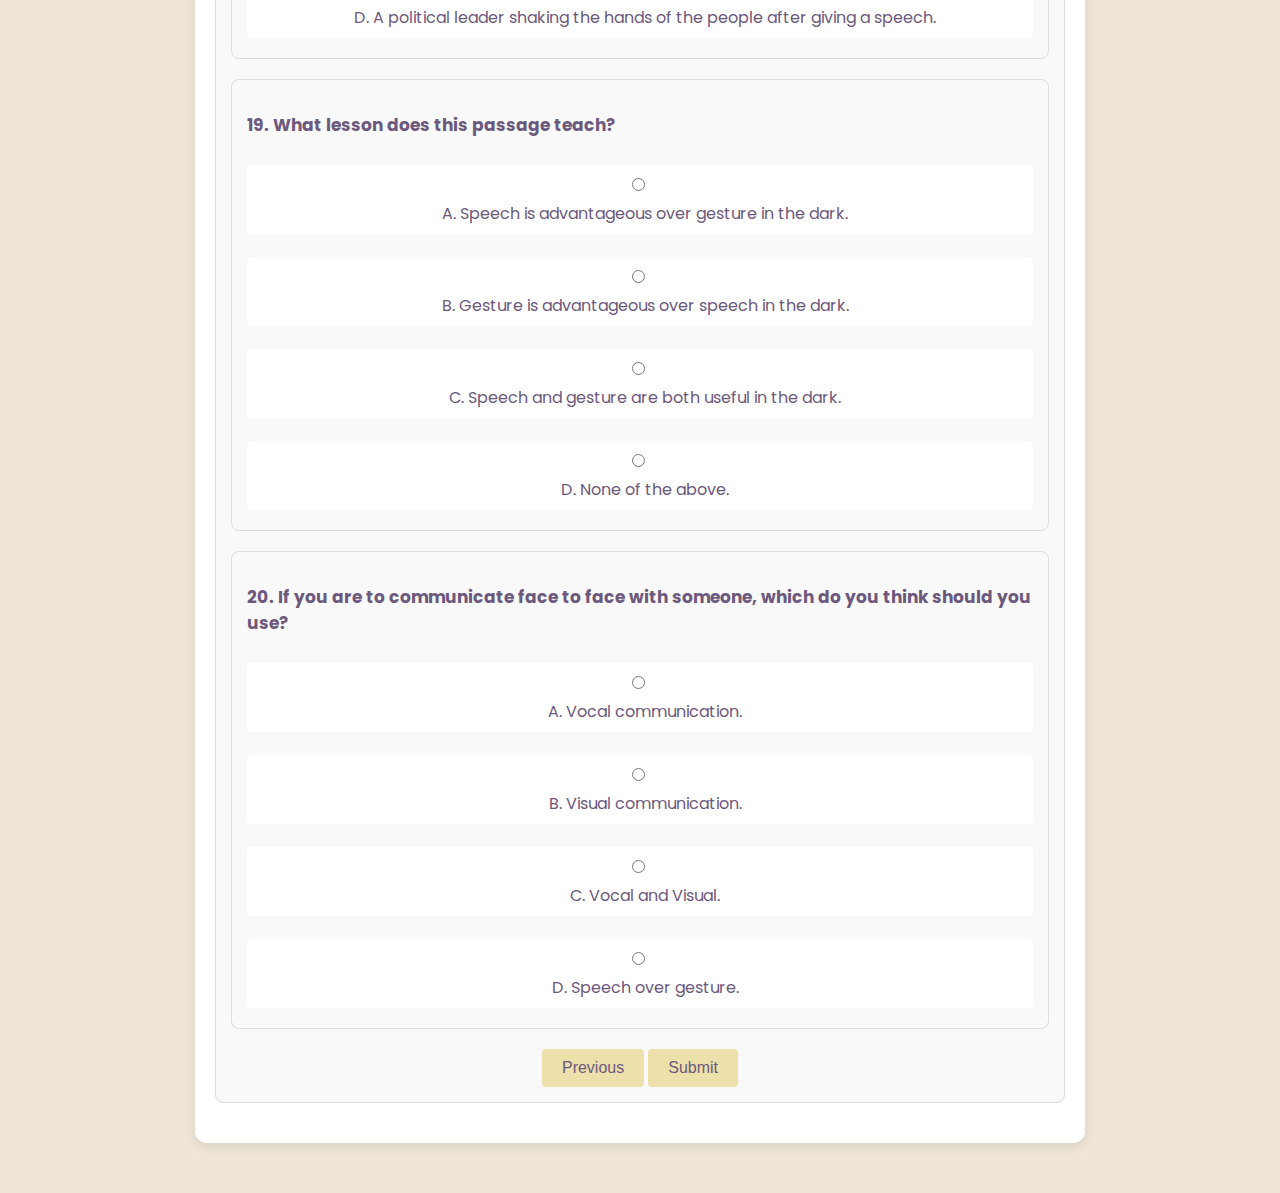
<file: questions3.html>
<!DOCTYPE html>
<html lang="en">

<head>
    <meta charset="UTF-8">
    <meta name="viewport" content="width=device-width, initial-scale=1.0">
    <title>Teacher Me - Questions</title>
    <link rel="stylesheet" href="styles.css">
    <link href="https://fonts.googleapis.com/css2?family=Poppins:wght@400;600&display=swap" rel="stylesheet">
    <style>

                /* Your CSS Styles */
        .error-message {
            color: #ff0000;
            font-size: 14px;
            margin-top: 10px;
            display: none;
        }

        .unanswered {
            border: 2px solid #ff0000;
            /* Red border for unanswered questions */
            padding: 10px;
            border-radius: 4px;
        }

        button {
            padding: 10px 20px;
            background-color: #ede0ab;
            color: #6C597D;
            border: none;
            border-radius: 4px;
            font-size: 16px;
            cursor: pointer;
        }

        button:disabled {
            background-color: #ccc;
            cursor: not-allowed;
        }
    </style>
    </head>

    <body>
        <div class="container">
            <h2 style="font-size:medium;" style="color:#D8C26B;">Teacher Me</h2>
            <div class="passage">
                <h1 style="text-align: center;">Advantages of Arbitrary Symbols</h1>
                <p style="text-align: justify;">
                    <sup>(10)</sup> Another advantage of speech over gesture is obvious; we can use it in the dark! This
                    enables us to communicate at
                    night, which not only extends the time available for meaningful communications but may also have proven
                    decisive in the
                    competition for space and resources. We of the gentle species Homo sapiens have a legacy of invasion,
                    having migrated
                    out of Africa into teritories inhabited by other hominins who migrated earlier. Perhaps it was the
                    newfound ability to
                    communicate vocally, without the need for a visual component that enabled our fore-bearers to plan, and
                    even carry out,
                    invasion at night, and so vanquish the earlier migrants.
                </p>
                <p style="text-align: justify;">
                    <sup>(11)</sup> It is not only a question of being able to communicate at night. We can also speak to
                    people when objects intervene
                    and you can't see them, as when you yell to your friend in another room. All this has to do, of course,
                    with the nature
                    of sound itself, which travels equally well in the dark as in the light and wiggles its way around
                    obstacles. The wall
                    between you and the base drummer next door may attenuate the sound but does not completely block it.
                    Vision, on the
                    other hand, depends on light reflected from an external source, such as the sun, and is therefore
                    ineffective when no
                    such source is available. And the light reflected from the surface of an object to your eye travels in
                    rigidiy straight
                    lines, which means that it can provide detailed information about shape but is susceptible to occlusion
                    and
                    interference. In terms of the sheer ability to reach those with whom you are trying to communicate,
                    words speak louder
                    than actions
                </p>
    
                <p style="font-size: small; text-align: left;"><b><i>Number of Words: 173</i></b></p>
            </div>
    
            <div class="questions">
                <h3>Questions:</h3>
                <form id="testForm">
    
                    <!-- Question 14 -->
                    <div class="question-container" id="q14-container">
                        <div class="question">
                            <p>14. Which is TRUE based on the passage?
                            </p>
                        </div>
                        <div class="options">
                            <label class="option">
                                <span class="option-text">A. Vision is necessary when speaking to other people.</span>
                                <input type="radio" name="q14" value="A">
    
                            </label>
                            <label class="option">
                                <span class="option-text">B. When communicating, actions speak louder words.</span>
                                <input type="radio" name="q14" value="B">
    
                            </label>
                            <label class="option">
                                <span class="option-text">C. Speech consists of sound that can travel fast even in
                                    darkness.</span>
                                <input type="radio" name="q14" value="C">
    
                            </label>
                            <label class="option">
                                <span class="option-text">D. Gesture is always needed to complement what we are
                                    saying.</span>
                                <input type="radio" name="q14" value="D">
    
                            </label>
                        </div>
                    </div>
    
                    <!-- Question 15 -->
                    <div class="question-container" id="q15-container">
                        <div class="question">
                            <p>15. How is speech an advantage over gesture?</p>
                        </div>
                        <div class="options">
                            <label class="option">
                                <span class="option-text">A. This enables us to make sounds to be heard.</span>
                                <input type="radio" name="q15" value="A">
    
                            </label>
                            <label class="option">
                                <span class="option-text">B. This enables us to communicate even af night or even when we
                                    cannot see the people we are talking to due to intervening
                                    objects.</span>
                                <input type="radio" name="q15" value="B">
    
                            </label>
                            <label class="option">
                                <span class="option-text">C. It is not only about being able to communicate at
                                    nights.</span>
                                <input type="radio" name="q15" value="C">
    
                            </label>
                            <label class="option">
                                <span class="option-text">D. All this has to do with the nature of sound itself.</span>
                                <input type="radio" name="q15" value="D">
    
                            </label>
                        </div>
                    </div>
    
                    <!-- Question 16 -->
                    <div class="question-container" id="q16-container">
                        <div class="question">
                            <p>16. How did the author develop the 11th or last paragraph?</p>
                        </div>
                        <div class="options">
                            <label class="option">
                                <span class="option-text">A. By describing and enumerating how vision helps people
                                    communicate.</span>
                                <input type="radio" name="q16" value="A">
    
                            </label>
                            <label class="option">
                                <span class="option-text">B. By narrating the benefits of using both sounds and vision in
                                    communication.</span>
                                <input type="radio" name="q16" value="B">
    
                            </label>
                            <label class="option">
                                <span class="option-text">C. By citing the problems when using vision in communicating with
                                    other people.</span>
                                <input type="radio" name="q16" value="C">
    
                            </label>
                            <label class="option">
                                <span class="option-text">D. By comparing and contrasting sound and vision as it relates to
                                    communication.</span>
                                <input type="radio" name="q16" value="D">
    
                            </label>
                        </div>
                    </div>
    
                    <!-- Question 17 -->
                    <div class="question-container" id="q17-container">
                        <div class="question">
                            <p>17. Why do you think that the author mentioned that we- Homo sapiens have a legacy of
                                invasion?</p>
                        </div>
                        <div class="options">
                            <label class="option">
                                <span class="option-text">A. Our fore-bearers found out the ability to communicate
                                    vocally.</span>
                                <input type="radio" name="q17" value="A">
    
                            </label>
                            <label class="option">
                                <span class="option-text">B. Our fore-bearers were able to conquer new territories even at
                                    night.</span>
                                <input type="radio" name="q17" value="B">
    
                            </label>
                            <label class="option">
                                <span class="option-text">C. Our fare-bearers found out the ability to communicate through
                                    speech.</span>
                                <input type="radio" name="q17" value="C">
    
                            </label>
                            <label class="option">
                                <span class="option-text">D. None of the above.</span>
                                <input type="radio" name="q17" value="D">
    
                            </label>
                        </div>
                    </div>
    
                    <!-- Question 18 -->
                    <div class="question-container" id="q18-container">
                        <div class="question">
                            <p>18. Which of the following situations demonstrate the advantage of speech over gesture?</p>
                        </div>
                        <div class="options">
                            <label class="option">
                                <input type="radio" name="q18" value="A">
                                <span class="option-text">A. A policeman signaling pedestrians to cross street while
                                    stopping the movement of vehicles.</span>
                            </label>
                            <label class="option">
                                <input type="radio" name="q18" value="B">
                                <span class="option-text">B. A mother calling his son who is inside his room upstairs to
                                    come down for dinner.</span>
                            </label>
                            <label class="option">
                                <input type="radio" name="q18" value="C">
                                <span class="option-text">C. A student greeting her teacher with a smile when they meet on
                                    the corridor.</span>
                            </label>
                            <label class="option">
                                <input type="radio" name="q18" value="D">
                                <span class="option-text">D. A political leader shaking the hands of the people after giving
                                    a speech.</span>
                            </label>
                        </div>
                    </div>
    
                    <!-- Question 19 -->
                    <div class="question-container" id="q19-container">
                        <div class="question">
                            <p>19. What lesson does this passage teach?</p>
                        </div>
                        <div class="options">
                            <label class="option">
                                <input type="radio" name="q19" value="A">
                                <span class="option-text">A. Speech is advantageous over gesture in the dark.</span>
                            </label>
                            <label class="option">
                                <input type="radio" name="q19" value="B">
                                <span class="option-text">B. Gesture is advantageous over speech in the dark.</span>
                            </label>
                            <label class="option">
                                <input type="radio" name="q19" value="C">
                                <span class="option-text">C. Speech and gesture are both useful in the dark.</span>
                            </label>
                            <label class="option">
                                <input type="radio" name="q19" value="D">
                                <span class="option-text">D. None of the above.</span>
                            </label>
                        </div>
                    </div>
    
                    <!-- Question 20 -->
                    <div class="question-container" id="q20-container">
                        <div class="question">
                            <p>20. If you are to communicate face to face with someone, which do you think should you use?
                            </p>
                        </div>
                        <div class="options">
                            <label class="option">
                                <input type="radio" name="q20" value="A">
                                <span class="option-text">A. Vocal communication.</span>
                            </label>
                            <label class="option">
                                <input type="radio" name="q20" value="B">
                                <span class="option-text">B. Visual communication.</span>
                            </label>
                            <label class="option">
                                <input type="radio" name="q20" value="C">
                                <span class="option-text">C. Vocal and Visual.</span>
                            </label>
                            <label class="option">
                                <input type="radio" name="q20" value="D">
                                <span class="option-text">D. Speech over gesture.</span>
                            </label>
                        </div>
                    </div>

    <!-- Previous Button -->
    <button type="button" onclick="window.location.href='questions2.html'"> Previous</button>

    <!-- Next Button -->
    <button type="button" onclick="validateAndProceed()">Submit</button>
    </form>
    </div>
    
    <!-- Error Message -->
    <p class="error-message" id="error-message">Please answer all questions before proceeding.</p>
    </div>

    
    
    <script>
        // Function to validate and proceed
        function validateAndProceed() {
            const questionContainers = document.querySelectorAll('.question-container');
            let allAnswered = true;

            // Reset all borders and error message
            questionContainers.forEach(container => {
                container.classList.remove('unanswered');
            });
            document.getElementById("error-message").style.display = "none";

            // Check if all questions are answered
            questionContainers.forEach(container => {
                const questionName = container.id.replace("-container", ""); // e.g., "q1"
                const selectedAnswer = document.querySelector(`input[name="${questionName}"]:checked`);
                if (!selectedAnswer) {
                    allAnswered = false;
                    container.classList.add('unanswered'); // Highlight unanswered question
                }
            });
            if (allAnswered) {


                // Save answers to localStorage
                questionContainers.forEach(container => {
                    const questionName = container.id.replace("-container", "");
                    const selectedAnswer = document.querySelector(`input[name="${questionName}"]:checked`).value;
                    localStorage.setItem(questionName, selectedAnswer);
                });

                // Redirect to the next page
                window.location.href = "results.html"; // Update to the next page
            } else {
                // Show error message
                document.getElementById("error-message").style.display = "block";
            }
        }

        

        // Save answers to localStorage when a radio button is selected
        document.querySelectorAll('input[type="radio"]').forEach((radio) => {
            radio.addEventListener("change", (event) => {
                const questionName = event.target.name; // e.g., "q1", "q2"
                const selectedAnswer = event.target.value; // e.g., "A", "B"
                localStorage.setItem(questionName, selectedAnswer);
            });
        });

        // Load saved answers when the page loads
        window.addEventListener("load", () => {
            document.querySelectorAll('input[type="radio"]').forEach((radio) => {
                const questionName = radio.name;
                const savedAnswer = localStorage.getItem(questionName);
                if (savedAnswer === radio.value) {
                    radio.checked = true; // Restore the selected answer
                }
            });
        });
    </script>
    </body>
    
    </html>
</file>
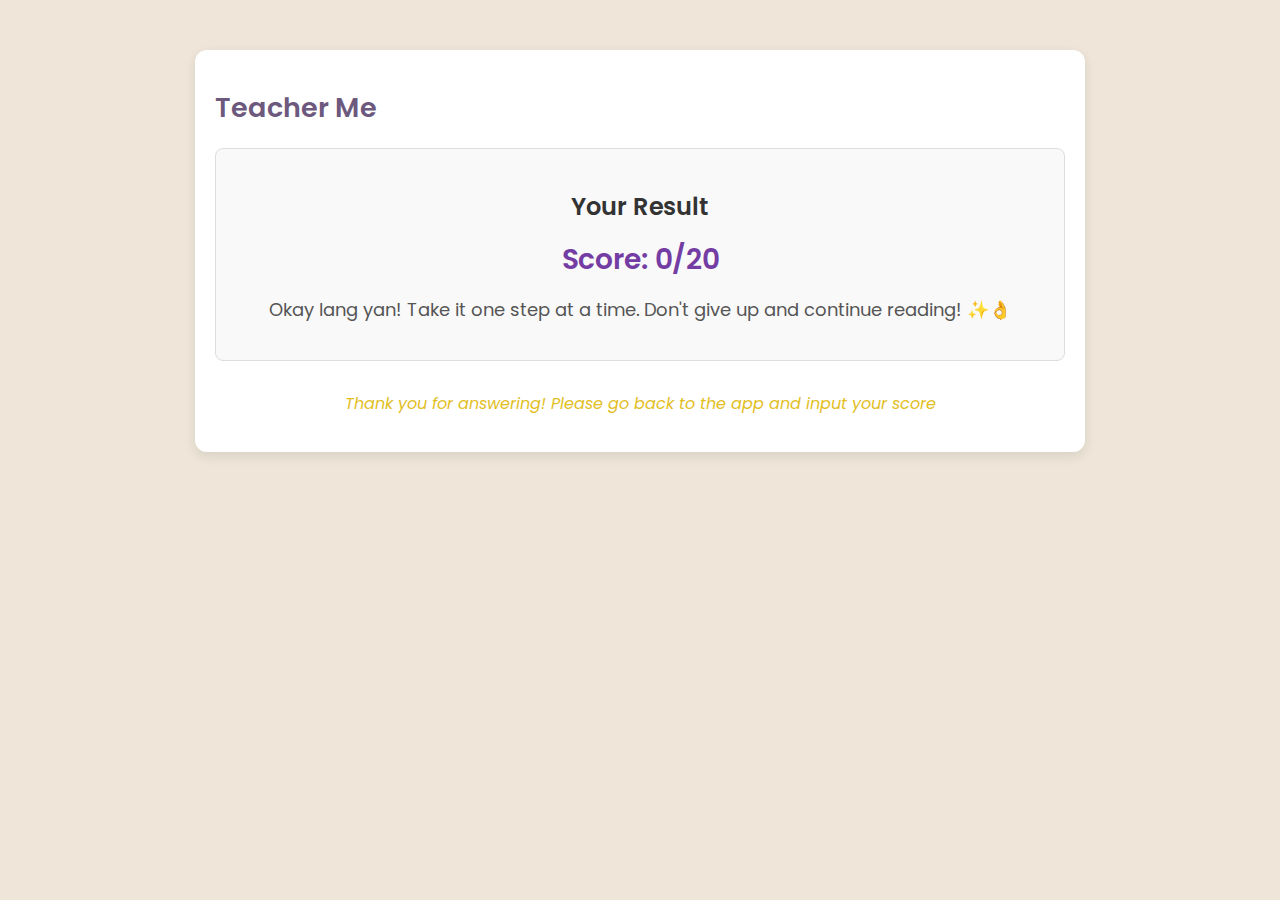
<file: results.html>
<!DOCTYPE html>
<html lang="en">

<head>
    <meta charset="UTF-8">
    <meta name="viewport" content="width=device-width, initial-scale=1.0">
    <title>Teacher Me - Results</title>
    <link rel="stylesheet" 
    href="styles.css">
    <link href="https://fonts.googleapis.com/css2?family=Poppins:wght@400;600&display=swap" rel="stylesheet">
</head>

<body>
    <div class="container">
        <!-- Teacher Me Heading -->
        <h1 class="teacher-me-heading">Teacher Me</h1>

        <!-- Results Section -->
        <div class="results">
            <h2 class="results-heading">Your Result</h2>
            <p class="score-display" id="score">Score: /20</p>
            <p class="feedback" id="feedback">You passed!</p>
            <p class="motivational-sentence" id="motivational-sentence"></p>
        </div>

        <!-- Thank You Message -->
        <p style="color: rgb(226, 190, 31);" class="thank-you-message">Thank you for answering! Please go back to the app and input your score</p>
    </div>

    <script>
        // Correct answers (update this based on your quiz)
        const correctAnswers = {
            q1: "C", q2: "B", q3: "C", q4: "D", q5: "A", q6: "A", q7: "A", q8: "A",
            q9: "D", q10: "A", q11: "A", q12: "B", q13: "A", q14: "C", q15: "B",
            q16: "D", q17: "B", q18: "B", q19: "A", q20: "C"
        };

        // Calculate score
        let score = 0;
        for (let i = 1; i <= 20; i++) {
            const userAnswer = localStorage.getItem("q" + i); // Retrieve answer from localStorage
            if (userAnswer === correctAnswers["q" + i]) {
                score++;
            }
        }

        // Display score
        document.getElementById("score").textContent = "Score: " + score + "/20";

        // Display feedback based on score
        const getFeedback = (score) => {
            if (score === 20) {
                return "Slayable si lodi! Perpuk ka jan beh! 💯❤️‍🔥";
            } else if (score === 19) {
                return "One mistake doesn’t define your worth. Pasado ka parin sa puso namin! Keep reading! Since practice makes it perfect. 📕🍀";
            } else if (score === 18) {
                return "Two mistakes! Saur saur galing, still so proud of ya! Pasado ka! Keep reading! 📒";
            } else if (score === 17) {
                return "Seventeen right here! Luv that for ya, Pasado ka!😘";
            } else if (score === 16) {
                return "So galing mu jan! Pasado ka!✨️📚";
            } else if (score === 15) {
                return "Galing naman superr! Pasado ka! 📚H ⭐️";
            } else if (score === 14) {
                return "Galing, lakas maka silent sanctuary! Continue reading! 📚";
            } else if (score >= 8 && score <= 13) {
                return "Kaya mo yan! We believe in ya! Magaling na pero may mas igagaling pa. Continue reading para maging sakses ka eh!🍀";
            } else if (score >= 0 && score <= 7) {
                return "Okay lang yan! Take it one step at a time. Don't give up and continue reading! ✨️👌";
            }
        };

        // Clear localStorage when the first page loads
            window.addEventListener("load", () => {
                localStorage.clear(); // Clear all saved answers
            });


        // Set feedback
        const feedback = getFeedback(score);
        document.getElementById("feedback").textContent = feedback;

       
    </script>
</body>

</html>
</file>
<file: styles.css>
/* General Styles */
body {
    background-image: -moz-linear-gradient url(logo.jpg);
    font-family: 'Poppins', sans-serif;
    background-color: #EFE6D9;
    margin: 0;
    padding: 0;
    color: #6C597D;
}

h1,
h2,
h3 {
    color: #6C597D;
}

button {
    background-color: #ede0ab;
    color: #6C597D;
    border: none;
    padding: 10px 20px;
    font-size: 16px;
    cursor: pointer;
    border-radius: 5px;
    transition: background-color 0.3s ease;
}

button:hover {
    background-color: #6C597D;
    color: #ede0ab;
}

/* Homepage */
.homepage {
    background-image: url("logo.jpg");
    background-size: cover;
    background-position: center;
    height: 100vh;
    display: flex;
    justify-content: center;
    align-items: center;
    text-align: center;
    position: relative;
}

.homepage::before {
    content: '';
    position: absolute;
    top: 0;
    left: 0;
    right: 0;
    bottom: 0;
    background: rgba(239, 230, 217, 0.7);
    /* Blur effect */
    backdrop-filter: blur(5px);
}

.homepage .content {
    background-color: rgba(255, 255, 255, 0.9);
    padding: 40px;
    border-radius: 15px;
    box-shadow: 0 4px 10px rgba(0, 0, 0, 0.1);
    z-index: 1;
}

.homepage h1 {
    font-size: 48px;
    margin: 0;
    color: #6C597D;
}

.homepage .tagline {
    font-size: 18px;
    color: #6C597D;
    margin: 10px 0 20px;
}

.logo {
    position: absolute;
    top: 20px;
    right: 20px;
    z-index: 2;
}

.logo img {
    width: 80px;
    height: 80px;
    border-radius: 50%;
    border: 5px solid #eddb9b;
}



/* Info and Results Pages */
.container {
    padding: 25px;
    max-width: 800px;
    margin: 0 auto;
    background-color: rgba(255, 255, 255, 0.9);
    border-radius: 15px;
    box-shadow: 0 4px 10px rgba(0, 0, 0, 0.1);
}

form label {
    display: block;
    margin: 10px 0 5px;
    color: #6C597D;
}

form input {
    width: 95%;
    padding: 10px;
    margin-bottom: 10px;
    border: 1px solid #6C597D;
    border-radius: 5px;
    background-color: rgba(255, 255, 255, 0.9);
}

.passage,
.questions,

.question-container {
    margin-bottom: 20px;
    padding: 15px;
    border: 1px solid #ddd;
    border-radius: 8px;
    background-color: #f9f9f9;
}

.question {
    font-size: 17px;
    text-align: left;
    font-weight: bold;
    margin-bottom: 10px;
}

.options {
    display: flex;
    flex-direction: column;
    gap: 8px;
    /* Adds space between options */
}

.option {
    display:run-in;
    align-items: center;
    /* Aligns radio button and text vertically */
    padding: 8px;
    border-radius: 4px;
    background-color: #fff;
    cursor: pointer;
}

.option:hover {
    background-color: #f1f1f1;
}

.option input[type="radio"] {
    margin-right: 8px; /* Adds space between the radio button and the text */
    flex-shrink: 0;

}

.option-text {
    text-align: left;
    flex-grow: 1;/* Ensures the text takes up the remaining space */
    padding-left: 10px;

}



.error-message {
    color: #ff0000;
    font-size: 14px;
    margin-top: 10px;
    display: none;
}

.unanswered {
    border: 2px solid #ff0000;
    /* Red border for unanswered questions */
    padding: 10px;
    border-radius: 4px;
}

button {
    padding: 10px 20px;
    background-color: #ede0ab;
    color: #6C597D;
    border: none;
    border-radius: 4px;
    font-size: 16px;
    cursor: pointer;
}

button:disabled {
    background-color: #ccc;
    cursor: not-allowed;
}







.container {
    max-width: 850px;
    margin: 50px auto;
    padding: 20px;
    text-align: center;
    background-color: #fff;
    border-radius: 12px;
    box-shadow: 0 4px 12px rgba(0, 0, 0, 0.1);
}

/* Teacher Me Heading */
.teacher-me-heading {
    font-size: 27px;
    font-weight: 600;
    color:#6C597D;
    text-align:left;
    margin-bottom: 20px;
}

/* Results Section */
.results {
    margin-top: 20px;
    padding: 20px;
    border: 1px solid #ddd;
    border-radius: 8px;
    background-color: #f9f9f9;
}

.results-heading {
    font-size: 24px;
    font-weight: 600;
    color: #333;
    margin-bottom: 15px;
}

.score-display {
    font-size: 28px;
    font-weight: 600;
    color: #733da3;
    margin: 15px 0;
}

.feedback {
    font-size: 18px;
    color: #555;
    margin: 15px 0;
    line-height: 1.6;
}

.motivational-sentence {
    font-size: 16px;
    font-style: italic;
    color: #777;
    margin: 15px 0;
    line-height: 1.6;
}

/* Thank You Message */
.thank-you-message {
    font-size: 16px;
    color: #888;
    margin-top: 30px;
    font-style: italic;
    line-height: 1.6;
}
</file>
